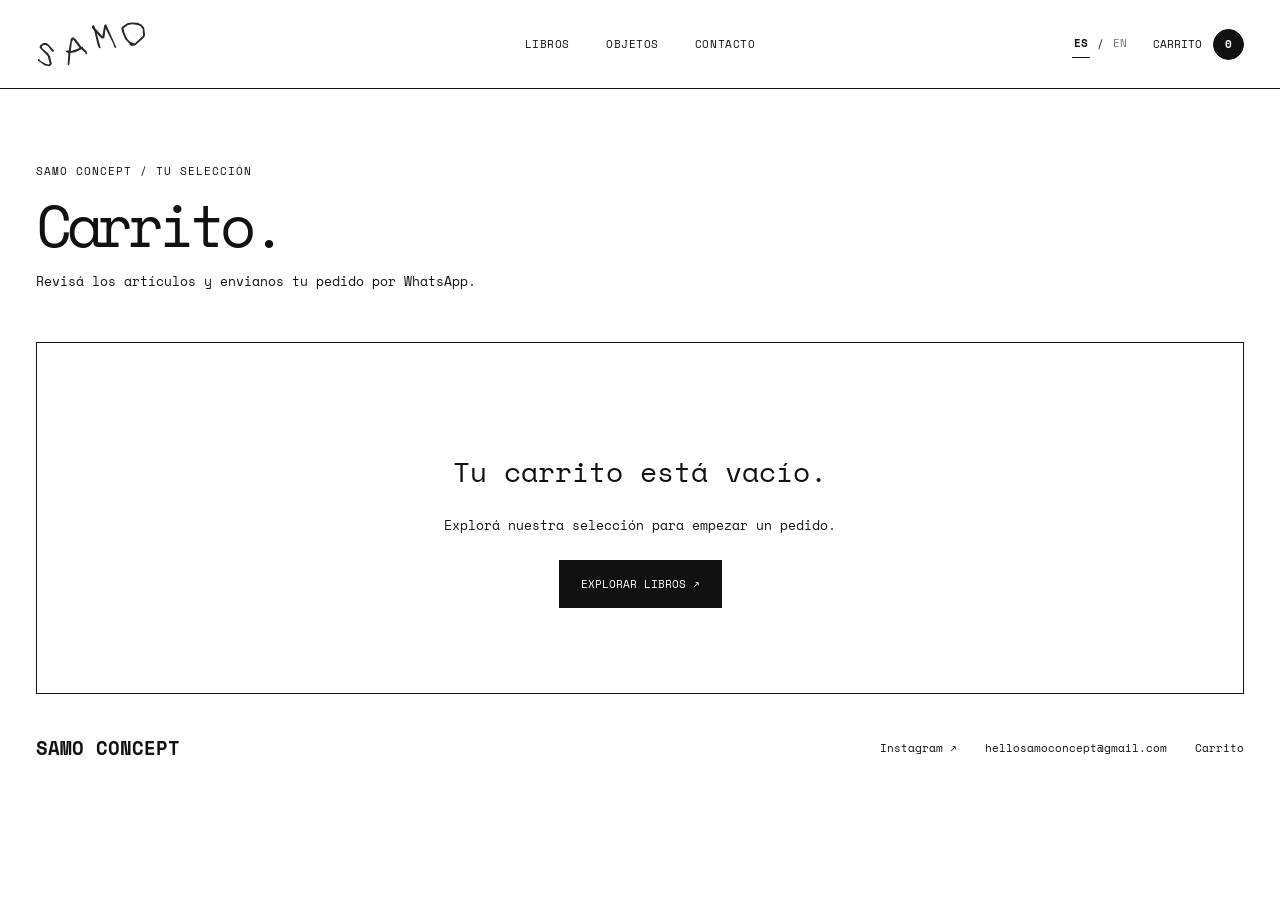
<file: carrito/index.html>
<!doctype html>
<html lang="es">
<head>
<meta charset="utf-8">
<meta name="viewport" content="width=device-width, initial-scale=1">
<meta name="theme-color" content="#FFFFFF">
<meta name="description" content="Carrito — SAMO CONCEPT, curaduría de libros y objetos.">
<title>Carrito — SAMO CONCEPT</title>
<link rel="icon" type="image/svg+xml" href="/assets/favicon.svg?v=2">
<meta name="application-name" content="SAMO CONCEPT">
<link rel="preconnect" href="https://fonts.googleapis.com">
<link rel="preconnect" href="https://fonts.gstatic.com" crossorigin>
<link href="https://fonts.googleapis.com/css2?family=Space+Mono:wght@400;700&display=swap" rel="stylesheet">
<link rel="stylesheet" href="/assets/styles.css?v=6">
<script defer src="/assets/catalog.js?v=6"></script>
<script defer src="/assets/app.js?v=6"></script>
</head>
<body data-page="cart"><div id="app"></div></body>
</html>
</file>
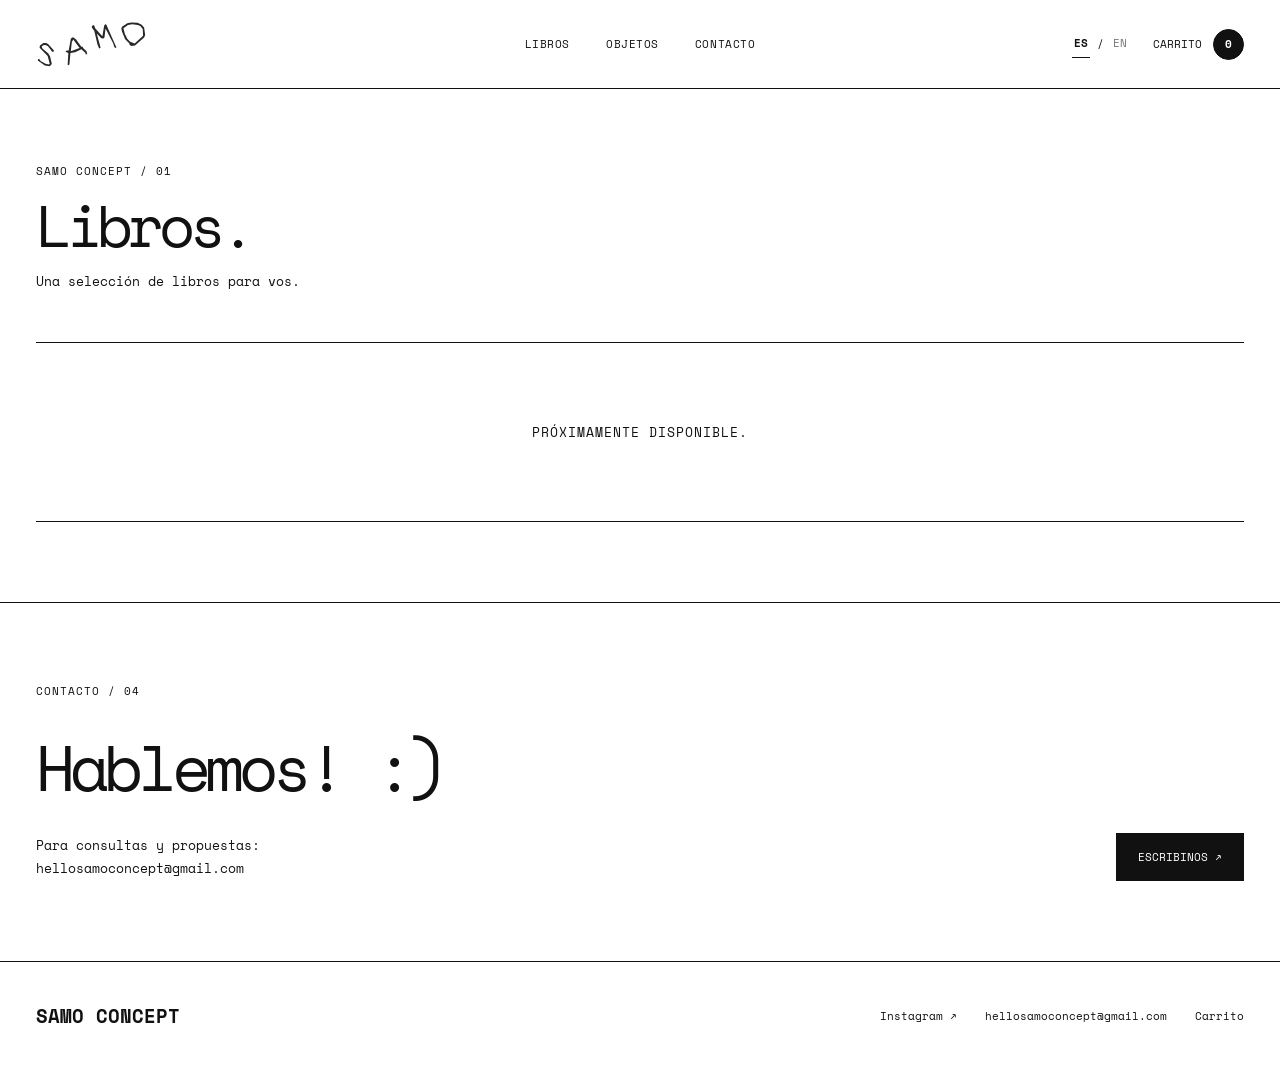
<file: libros/index.html>
<!doctype html>
<html lang="es">
<head>
<meta charset="utf-8">
<meta name="viewport" content="width=device-width, initial-scale=1">
<meta name="theme-color" content="#FFFFFF">
<meta name="description" content="Libros — SAMO CONCEPT, curaduría de libros y objetos.">
<title>Libros — SAMO CONCEPT</title>
<link rel="icon" type="image/svg+xml" href="/assets/favicon.svg?v=2">
<meta name="application-name" content="SAMO CONCEPT">
<link rel="preconnect" href="https://fonts.googleapis.com">
<link rel="preconnect" href="https://fonts.gstatic.com" crossorigin>
<link href="https://fonts.googleapis.com/css2?family=Space+Mono:wght@400;700&display=swap" rel="stylesheet">
<link rel="stylesheet" href="/assets/styles.css?v=6">
<script defer src="/assets/catalog.js?v=6"></script>
<script defer src="/assets/app.js?v=6"></script>
</head>
<body data-page="libros"><div id="app"></div></body>
</html>
</file>
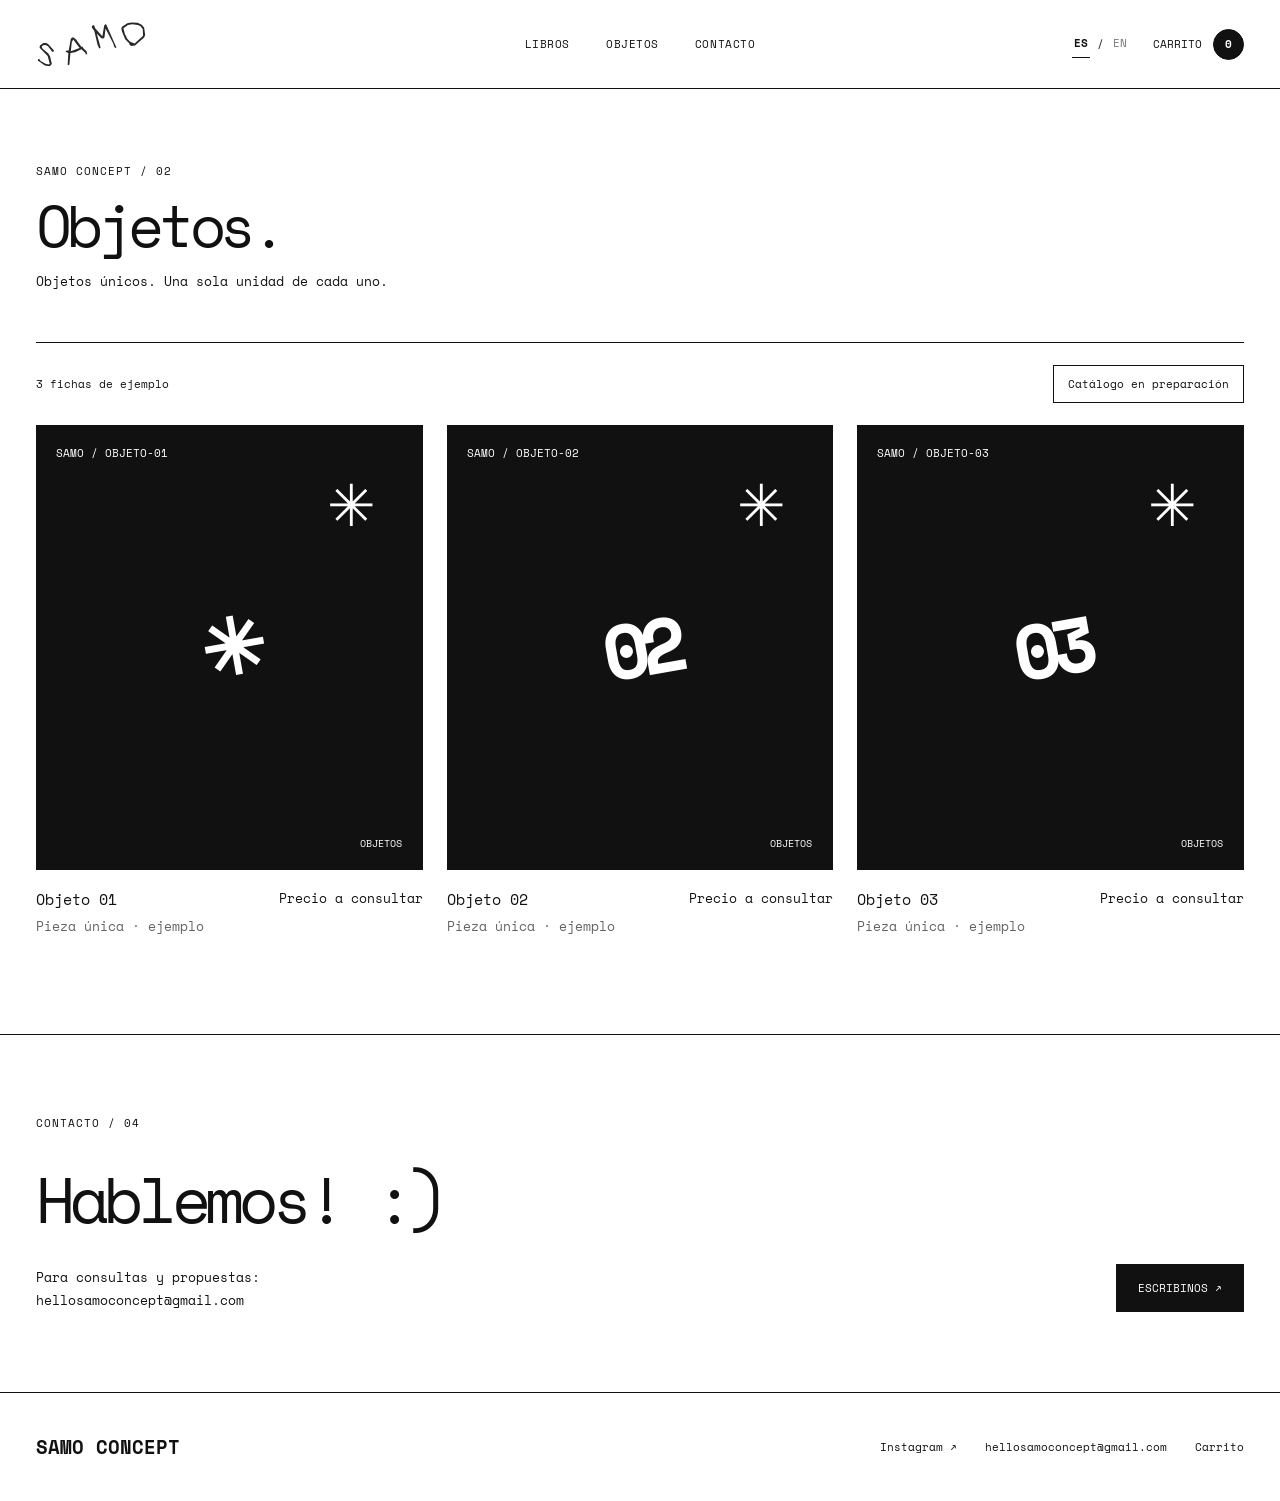
<file: objetos/index.html>
<!doctype html>
<html lang="es">
<head>
<meta charset="utf-8">
<meta name="viewport" content="width=device-width, initial-scale=1">
<meta name="theme-color" content="#FFFFFF">
<meta name="description" content="Objetos — SAMO CONCEPT, curaduría de libros y objetos.">
<title>Objetos — SAMO CONCEPT</title>
<link rel="icon" type="image/svg+xml" href="/assets/favicon.svg?v=2">
<meta name="application-name" content="SAMO CONCEPT">
<link rel="preconnect" href="https://fonts.googleapis.com">
<link rel="preconnect" href="https://fonts.gstatic.com" crossorigin>
<link href="https://fonts.googleapis.com/css2?family=Space+Mono:wght@400;700&display=swap" rel="stylesheet">
<link rel="stylesheet" href="/assets/styles.css?v=6">
<script defer src="/assets/catalog.js?v=6"></script>
<script defer src="/assets/app.js?v=6"></script>
</head>
<body data-page="objetos"><div id="app"></div></body>
</html>
</file>
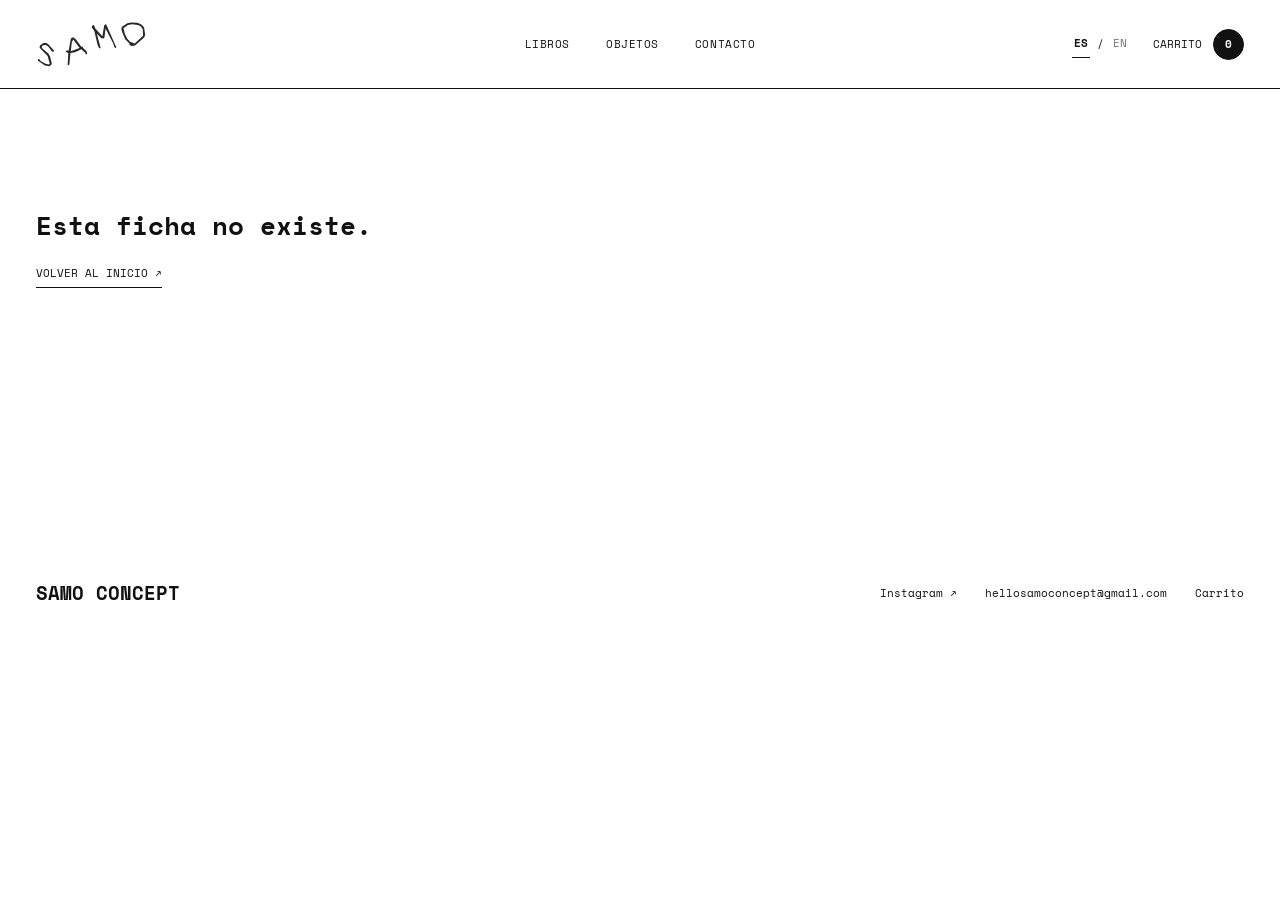
<file: producto/index.html>
<!doctype html>
<html lang="es">
<head>
<meta charset="utf-8">
<meta name="viewport" content="width=device-width, initial-scale=1">
<meta name="theme-color" content="#FFFFFF">
<meta name="description" content="Producto — SAMO CONCEPT, curaduría de libros y objetos.">
<title>Producto — SAMO CONCEPT</title>
<link rel="icon" type="image/svg+xml" href="/assets/favicon.svg?v=2">
<meta name="application-name" content="SAMO CONCEPT">
<link rel="preconnect" href="https://fonts.googleapis.com">
<link rel="preconnect" href="https://fonts.gstatic.com" crossorigin>
<link href="https://fonts.googleapis.com/css2?family=Space+Mono:wght@400;700&display=swap" rel="stylesheet">
<link rel="stylesheet" href="/assets/styles.css?v=6">
<script defer src="/assets/catalog.js?v=6"></script>
<script defer src="/assets/app.js?v=6"></script>
</head>
<body data-page="product"><div id="app"></div></body>
</html>
</file>
<file: assets/styles.css>
:root{--paper:#ffffff;--ink:#111111;--lav:#ffffff;--yellow:#ffffff;--red:#cc0c0b;--line:#111111;--font:"Space Mono",monospace}
*{box-sizing:border-box}html{scroll-behavior:smooth}body{margin:0;background:var(--paper);color:var(--ink);font-family:var(--font);font-size:13px}button,input{font:inherit}button,a{-webkit-tap-highlight-color:transparent}a{color:inherit;text-decoration:none}button{cursor:pointer}.shell{width:min(1480px,calc(100% - 72px));margin:auto}.site-header{border-bottom:1px solid var(--line);position:sticky;top:0;z-index:20;background:rgba(251,248,248,.96);backdrop-filter:blur(10px)}.header-inner{min-height:84px;display:grid;grid-template-columns:1fr auto 1fr;align-items:center;gap:24px}.brand{font-size:19px;letter-spacing:-.08em;font-weight:700;white-space:nowrap}.nav{display:flex;align-items:center;gap:36px;text-transform:uppercase;font-size:11px;letter-spacing:.05em}.nav a:hover,.footer a:hover{text-decoration:underline;text-underline-offset:5px}.cart-link{justify-self:end;display:flex;align-items:center;gap:11px;text-transform:uppercase;font-size:11px}.cart-count{display:grid;place-items:center;width:31px;height:31px;border-radius:50%;background:var(--red);border:1px solid var(--ink);font-weight:700}.mobile-nav{display:none}.eyebrow{text-transform:uppercase;font-size:11px;letter-spacing:.09em}.hero{padding-top:88px;border-bottom:1px solid var(--ink);overflow:hidden}.hero-grid{display:grid;grid-template-columns:54% 46%;min-height:480px}.hero-copy{display:flex;flex-direction:column;justify-content:space-between;padding:0 35px 72px 0}.hero h1{font-size:clamp(48px,7.5vw,116px);line-height:.96;font-weight:400;letter-spacing:-.105em;max-width:820px;margin:34px 0}.hero h1 em{font-style:normal;display:inline-block;background:var(--lav);padding:0 .09em .09em}.hero-sub{font-size:15px;line-height:1.7;max-width:360px}.hero-art{position:relative;display:grid;place-items:center;background:var(--red);min-height:475px;border:1px solid var(--ink);border-bottom:0;transform:rotate(2.2deg);margin:25px 22px -45px 0}.hero-art .logo{width:78%;transform:rotate(-7deg)}.hero-star{position:absolute;right:7%;top:5%;font-family:Arial,sans-serif;font-size:105px;font-weight:100}.hero-scribble{position:absolute;bottom:15%;left:13%;width:35%;height:12%;border:3px solid var(--ink);border-radius:50%;transform:rotate(-23deg)}.hero-stamp{position:absolute;bottom:10%;right:9%;font-size:11px;border:1px solid var(--ink);padding:12px;transform:rotate(11deg)}.section{padding:95px 0}.section-head{display:flex;justify-content:space-between;align-items:end;gap:32px;margin-bottom:38px}.section-head h2,.page-title{font-size:clamp(34px,4.6vw,72px);font-weight:400;letter-spacing:-.09em;line-height:1.08;margin:14px 0 0}.section-head p{max-width:350px;font-size:12px;line-height:1.8}.plain-link{border-bottom:1px solid var(--ink);padding-bottom:6px;font-size:11px;text-transform:uppercase;white-space:nowrap}.product-grid{display:grid;grid-template-columns:repeat(3,minmax(0,1fr));gap:24px}.product-card{min-width:0}.product-image{border:1px solid var(--ink);aspect-ratio:4/4.6;position:relative;overflow:hidden;display:flex;align-items:center;justify-content:center;transition:filter .2s}.product-card:hover .product-image{filter:brightness(.97)}.product-image .item-art{font-size:clamp(45px,6vw,95px);letter-spacing:-.12em;line-height:1;text-align:center;font-weight:700;transform:rotate(-10deg)}.product-image .item-number{position:absolute;left:19px;top:19px;font-size:11px}.product-image .item-category{position:absolute;bottom:18px;right:20px;font-size:10px;text-transform:uppercase}.product-image .item-asterisk{position:absolute;right:12%;top:8%;font-size:58px}.product-info{padding:18px 0;display:flex;justify-content:space-between;gap:16px;align-items:flex-start}.product-info h3{font-size:15px;font-weight:400;margin:0 0 6px}.muted{opacity:.65}.product-info .price{white-space:nowrap}.intro-band{background:var(--lav);border-block:1px solid var(--ink);padding:65px 0;display:grid;grid-template-columns:1fr 2fr;gap:30px}.intro-band p{font-size:clamp(23px,3.2vw,45px);letter-spacing:-.06em;line-height:1.3;margin:0;max-width:1000px}.contact-band{background:var(--red);color:var(--paper);padding:80px 0;border-block:1px solid var(--ink)}.contact-layout{display:flex;justify-content:space-between;align-items:end;gap:30px}.contact-band h2{font-size:clamp(32px,5vw,72px);font-weight:400;letter-spacing:-.08em;margin:20px 0}.contact-band p{margin:0;line-height:1.8}.button{border:1px solid var(--ink);padding:15px 21px;background:var(--ink);color:var(--paper);text-transform:uppercase;font-size:11px;display:inline-flex;align-items:center;justify-content:center;gap:12px;transition:transform .15s,background .15s;text-align:center}.button:hover{transform:translateY(-2px)}.button.secondary{background:transparent;color:var(--ink)}.button.white{background:var(--paper);color:var(--ink);border-color:var(--paper)}.button:disabled{opacity:.4;cursor:not-allowed;transform:none}.button-row{display:flex;gap:10px;flex-wrap:wrap}.footer{padding:40px 0}.footer-inner{display:flex;justify-content:space-between;gap:30px;align-items:center}.footer-links{display:flex;gap:28px;flex-wrap:wrap;font-size:11px}.page-intro{padding:74px 0 36px}.page-intro p{line-height:1.8;max-width:650px}.catalog-tools{display:flex;align-items:center;justify-content:space-between;gap:20px;margin-bottom:22px;border-top:1px solid var(--ink);padding-top:22px}.catalog-tools span{font-size:11px}.category-accent{padding:10px 14px;background:var(--lav);font-size:11px}.product-detail{padding:65px 0 100px;display:grid;grid-template-columns:1fr .85fr;gap:min(8vw,120px)}.product-detail .product-image{aspect-ratio:4/4.3}.detail-content{padding-top:20px}.detail-content h1{font-size:clamp(43px,5vw,78px);font-weight:400;letter-spacing:-.09em;line-height:1.08;margin:24px 0}.detail-content p{line-height:1.9}.detail-meta{border-block:1px solid var(--ink);padding:20px 0;margin:32px 0;display:flex;justify-content:space-between;gap:12px}.qty-control{display:inline-flex;align-items:center;border:1px solid var(--ink);height:49px}.qty-control button{border:0;background:transparent;width:43px;height:47px;font-size:20px}.qty-control output{min-width:28px;text-align:center}.detail-actions{display:flex;flex-wrap:wrap;gap:12px;align-items:center;margin-top:26px}.detail-actions .button{min-height:49px}.breadcrumb{font-size:11px;text-transform:uppercase;line-height:1.6}.breadcrumb a{text-decoration:underline;text-underline-offset:4px}.cart-layout{display:grid;grid-template-columns:1.6fr .8fr;gap:55px;margin:35px 0 120px}.cart-item{border-top:1px solid var(--ink);padding:24px 0;display:grid;grid-template-columns:112px 1fr auto;gap:24px;align-items:center}.cart-item:last-child{border-bottom:1px solid var(--ink)}.cart-item .product-image{aspect-ratio:1;min-height:110px}.cart-item .item-art{font-size:28px}.cart-item .item-asterisk{font-size:20px}.cart-item .item-category,.cart-item .item-number{font-size:7px}.cart-item h3{margin:0 0 8px;font-weight:400;font-size:15px}.cart-item .cart-actions{display:flex;align-items:center;gap:20px;margin-top:15px}.text-button{border:0;background:transparent;text-decoration:underline;text-underline-offset:3px;padding:0;font-size:11px}.cart-summary{border:1px solid var(--ink);padding:26px;height:max-content;background:var(--lav)}.cart-summary h2{font-weight:400;font-size:23px;letter-spacing:-.06em;margin:0 0 30px}.cart-summary .summary-line{display:flex;justify-content:space-between;gap:10px;border-top:1px solid var(--ink);padding:15px 0}.cart-summary .button{width:100%;margin-top:18px}.cart-summary small{display:block;margin-top:20px;line-height:1.8}.empty-cart{text-align:center;border:1px solid var(--ink);padding:85px 25px}.empty-cart h2{font-size:28px;font-weight:400}.not-found{padding:100px 0;min-height:50vh}.demo-note{display:inline-block;font-size:10px;background:var(--red);padding:5px 8px;text-transform:uppercase}.logo{display:block;max-width:100%}
@media(max-width:900px){.shell{width:min(100% - 40px,1480px)}.hero{padding-top:50px}.hero-grid{grid-template-columns:1fr 1fr;min-height:390px}.hero-copy{padding-bottom:40px}.hero-art{min-height:350px}.section{padding:65px 0}.product-grid{grid-template-columns:repeat(2,minmax(0,1fr))}.intro-band{grid-template-columns:1fr;padding:45px 20px}.product-detail{gap:35px}.cart-layout{grid-template-columns:1fr;gap:30px}}@media(max-width:620px){.shell{width:calc(100% - 32px)}.header-inner{min-height:65px;grid-template-columns:1fr auto}.brand{font-size:17px}.nav{display:none}.mobile-nav{display:flex;justify-content:center;gap:33px;border-top:1px solid var(--ink);padding:13px;font-size:10px;text-transform:uppercase}.hero-grid{grid-template-columns:1fr}.hero{padding-top:40px}.hero-copy{padding:0 0 25px}.hero h1{font-size:clamp(48px,13vw,85px);margin:23px 0}.hero-art{margin:15px 14px -20px 0;min-height:310px;transform:rotate(1deg)}.hero-art .logo{width:77%}.section-head{align-items:start;flex-direction:column;gap:12px;margin-bottom:25px}.section-head h2,.page-title{font-size:45px}.product-grid{gap:13px}.product-image .item-art{font-size:46px}.product-image .item-asterisk{font-size:32px}.product-info{display:block;padding:12px 0}.product-info h3{font-size:12px}.product-info .price{font-size:10px}.product-info .muted{font-size:10px}.contact-layout{align-items:start;flex-direction:column}.footer-inner{align-items:start;flex-direction:column}.product-detail{grid-template-columns:1fr;padding:25px 0 70px}.detail-content{padding-top:0}.detail-content h1{font-size:49px}.cart-item{grid-template-columns:82px 1fr;gap:15px}.cart-item .product-image{min-height:82px}.cart-item .cart-price{grid-column:2}.cart-item .cart-actions{gap:14px}.cart-layout{margin-bottom:65px}.page-intro{padding:46px 0 25px}.button-row .button{width:100%}}


/* SAMO: rojo exclusivo de la portada; contenido monocromático. */
.site-header{background:#fff;backdrop-filter:none;border-bottom:1px solid #111}
.header-inner{min-height:88px}
.brand{display:inline-flex;align-items:center;width:max-content;letter-spacing:normal}
.brand-logo{width:142px;height:59px;object-fit:contain;display:block}
.mobile-nav{border-color:#111}
.cart-count{background:#111;color:#fff;border:1px solid #111}
.hero{padding:0;border:0}
.hero-band,.hero-caption{background:var(--red);color:#fff}
.hero-band{border-bottom:0}
.hero-band-inner{min-height:clamp(270px,37vw,540px);display:flex;justify-content:center;align-items:center;padding:48px 0}
.hero-wordmark{display:block;width:min(76vw,620px);max-height:450px;object-fit:contain;filter:brightness(0) invert(1)}
.hero-caption{border-bottom:1px solid #111}
.hero-caption-inner{display:flex;gap:32px;align-items:end;justify-content:space-between;padding:38px 0 54px}
.hero-caption h1{color:#fff;margin:0;max-width:850px;font-size:clamp(30px,4.3vw,64px);line-height:1.12;letter-spacing:-.075em;font-weight:400}
.hero-caption .button-row{flex-shrink:0;justify-content:flex-end}
.hero-caption .button{background:#fff;color:#111;border:1px solid #fff}
.hero-caption .button.secondary{background:transparent;color:#fff;border:1px solid #fff}
.hero-caption .button:hover{background:transparent;color:#fff}
.hero-caption .button.secondary:hover{background:#fff;color:#111}
.about-section{background:#fff;color:#111;border-bottom:1px solid #111}
.about-inner{padding:88px 0;display:grid;grid-template-columns:1fr 2fr;gap:32px}
.about-inner h2{font-size:11px;line-height:1.7;font-weight:400;text-transform:uppercase;letter-spacing:.09em;margin:0}
.about-inner p{font-size:clamp(25px,3.6vw,51px);line-height:1.23;letter-spacing:-.065em;font-weight:400;max-width:970px;margin:0}
.contact-band{background:#fff;color:#111;border-color:#111}
.intro-band,.cart-summary,.category-accent,.empty-cart{background:#fff;color:#111}
.cart-summary{border-color:#111}
.category-accent{border:1px solid #111}
.demo-note{background:#111;color:#fff}
.product-image{background:#111;color:#fff;border:1px solid #111}
.button.white{background:#111;color:#fff;border-color:#111}
.button.white:hover{background:#fff;color:#111}
#toast{background:#111!important;color:#fff!important;border-color:#111!important}
.footer{background:#fff;color:#111}
@media(max-width:900px){.hero-caption-inner{align-items:start;flex-direction:column}.hero-band-inner{min-height:330px}.about-inner{grid-template-columns:1fr;gap:20px;padding:68px 0}}
@media(max-width:620px){.header-inner{min-height:72px}.brand-logo{width:110px;height:47px}.hero-band-inner{min-height:280px;padding:32px 0}.hero-wordmark{width:min(90vw,430px)}.hero-caption-inner{padding-top:34px;padding-bottom:40px;gap:25px}.hero-caption h1{font-size:clamp(32px,8.5vw,52px)}.hero-caption .button-row{width:100%;flex-direction:column;align-items:stretch}.hero-caption .button{width:100%}.about-inner{padding:54px 0}}

/* Bilingual switch, available at desktop and mobile widths. */
.header-actions{display:flex;justify-self:end;align-items:center;gap:24px}
.language-switch{display:inline-flex;align-items:center;gap:7px;font-size:11px;white-space:nowrap}
.language-switch button{border:0;border-bottom:1px solid transparent;color:#777;background:transparent;padding:7px 2px;font-size:11px;line-height:1.2}
.language-switch button.active{border-bottom-color:#111;color:#111;font-weight:700}
.language-switch button:hover{color:#111}
@media(max-width:620px){.header-actions{gap:13px}.language-switch{gap:3px;font-size:10px}.language-switch button{font-size:10px;padding:5px 1px}.cart-link{gap:6px;font-size:10px}.cart-count{height:27px;width:27px}}

/* Refined homepage: a logo-only red cover, then a monochrome editorial introduction. */
.hero-band{background:#cc0c0b;border-bottom:1px solid #111}
.hero-band-inner{min-height:clamp(430px,74vh,790px);padding:55px 0}
.hero-wordmark{width:min(78vw,680px)}
.about-inner{align-items:start;padding:90px 0 104px}
.about-inner .about-label{font-size:11px;font-weight:400;line-height:1.7;letter-spacing:.09em;text-transform:uppercase}
.about-copy{max-width:970px}
.about-inner .about-copy h2{font-size:clamp(34px,4.8vw,68px);font-weight:400;letter-spacing:-.08em;line-height:1.08;margin:0 0 23px;text-transform:none}
.about-inner .about-copy p{font-size:clamp(16px,1.7vw,22px);letter-spacing:-.035em;line-height:1.65;max-width:750px;margin:0}
@media(max-width:900px){.hero-band-inner{min-height:clamp(430px,63vh,620px)}.about-inner{padding:70px 0 78px}}
@media(max-width:620px){.hero-band-inner{min-height:clamp(390px,60vh,580px);padding:45px 0}.about-inner{padding:58px 0 65px}.about-inner .about-copy h2{margin-bottom:18px}}

/* Header wordmark is the SAMO half of the official artwork. */
.brand-logo{width:111px;height:48px;object-fit:contain}
@media(max-width:620px){.brand-logo{width:91px;height:39px}}

/* Real cover previews: uncropped book covers, independently of placeholder object tiles. */
.product-image--cover{background:#f7f7f7!important;color:#111!important;display:flex;align-items:center;justify-content:center;overflow:hidden}
.book-cover-sprite,.book-cover-img{display:block;height:90%;width:auto;max-width:90%;aspect-ratio:2 / 3;object-fit:contain}
.book-cover-sprite{background-repeat:no-repeat;background-size:300% 100%;background-color:#fff;box-shadow:0 7px 19px rgba(0,0,0,.13)}
.book-cover-img{box-shadow:0 7px 19px rgba(0,0,0,.13)}
@media(max-width:620px){.book-cover-sprite,.book-cover-img{height:88%;max-width:94%}}

/* High-resolution individual covers replace the compressed 3-in-1 preview. */
.product-image--cover{background:#fff!important}
.product-image--cover .book-cover-img{display:block;width:auto;height:auto;max-width:92%;max-height:92%;object-fit:contain;object-position:center;image-rendering:auto;box-shadow:0 7px 19px rgba(0,0,0,.12)}
.cart-item .product-image--cover .book-cover-img{max-height:88%;max-width:88%}

/* Minimal empty books section */
.catalog-empty{display:flex;align-items:center;justify-content:center;min-height:180px;border-top:1px solid #111;border-bottom:1px solid #111;text-align:center;font-size:13px;text-transform:uppercase;letter-spacing:.08em}
</file>
